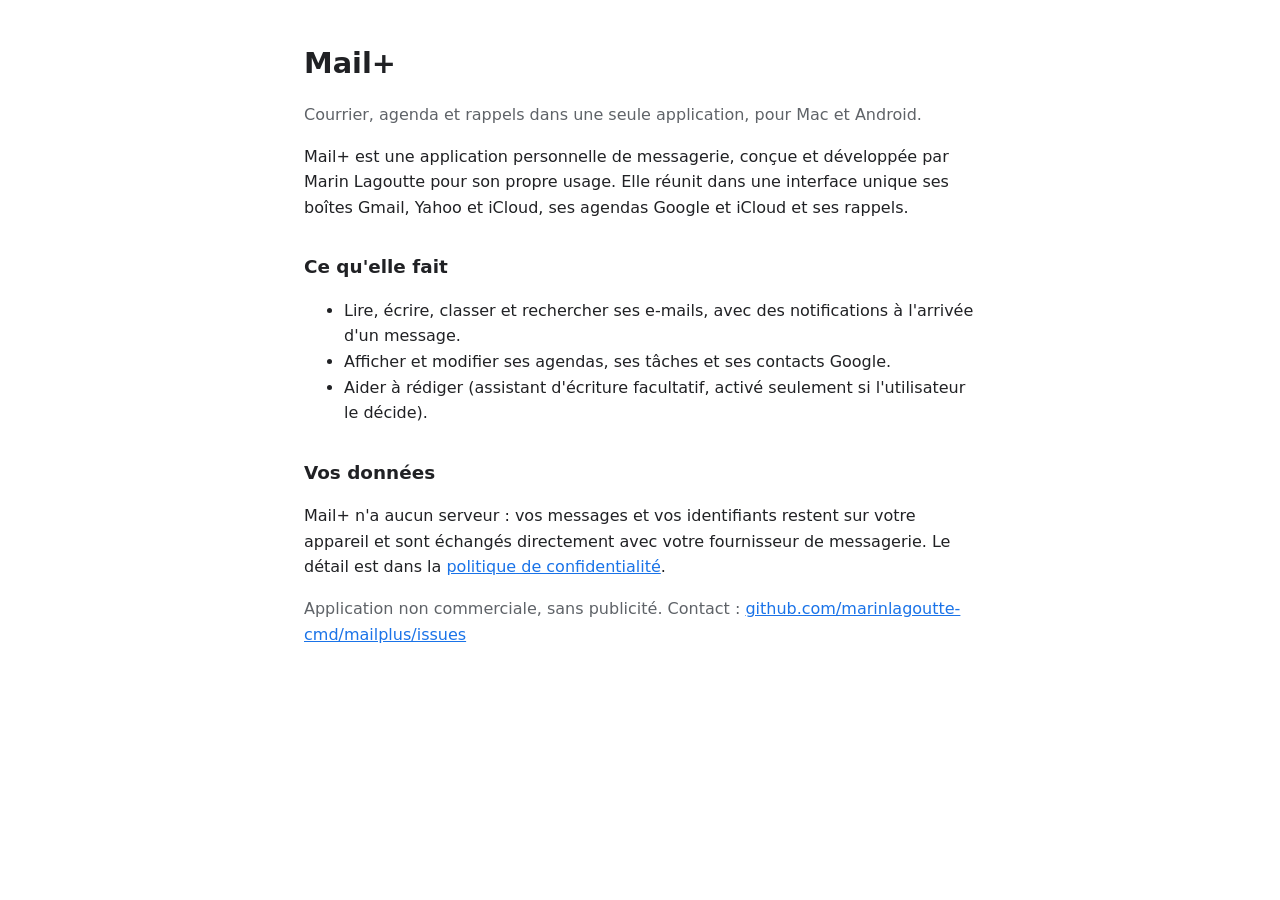
<file: index.html>
<!doctype html>
<html lang="fr">
<head>
<meta charset="utf-8">
<meta name="viewport" content="width=device-width,initial-scale=1">
<title>Mail+</title>
<meta name="description" content="Mail+ : application personnelle de courrier, d'agenda et de rappels pour Mac et Android (Gmail, Yahoo, iCloud).">
<link rel="stylesheet" href="style.css">
</head>
<body>
<main>
<h1>Mail+</h1>
<p class="mut">Courrier, agenda et rappels dans une seule application, pour Mac et Android.</p>
<p>Mail+ est une application personnelle de messagerie, conçue et développée par Marin Lagoutte pour son propre usage. Elle réunit dans une interface unique ses boîtes Gmail, Yahoo et iCloud, ses agendas Google et iCloud et ses rappels.</p>
<h2>Ce qu'elle fait</h2>
<ul>
<li>Lire, écrire, classer et rechercher ses e-mails, avec des notifications à l'arrivée d'un message.</li>
<li>Afficher et modifier ses agendas, ses tâches et ses contacts Google.</li>
<li>Aider à rédiger (assistant d'écriture facultatif, activé seulement si l'utilisateur le décide).</li>
</ul>
<h2>Vos données</h2>
<p>Mail+ n'a aucun serveur : vos messages et vos identifiants restent sur votre appareil et sont échangés directement avec votre fournisseur de messagerie. Le détail est dans la <a href="privacy.html">politique de confidentialité</a>.</p>
<p class="mut">Application non commerciale, sans publicité. Contact : <a href="https://github.com/marinlagoutte-cmd/mailplus/issues">github.com/marinlagoutte-cmd/mailplus/issues</a></p>
</main>
</body>
</html>
</file>
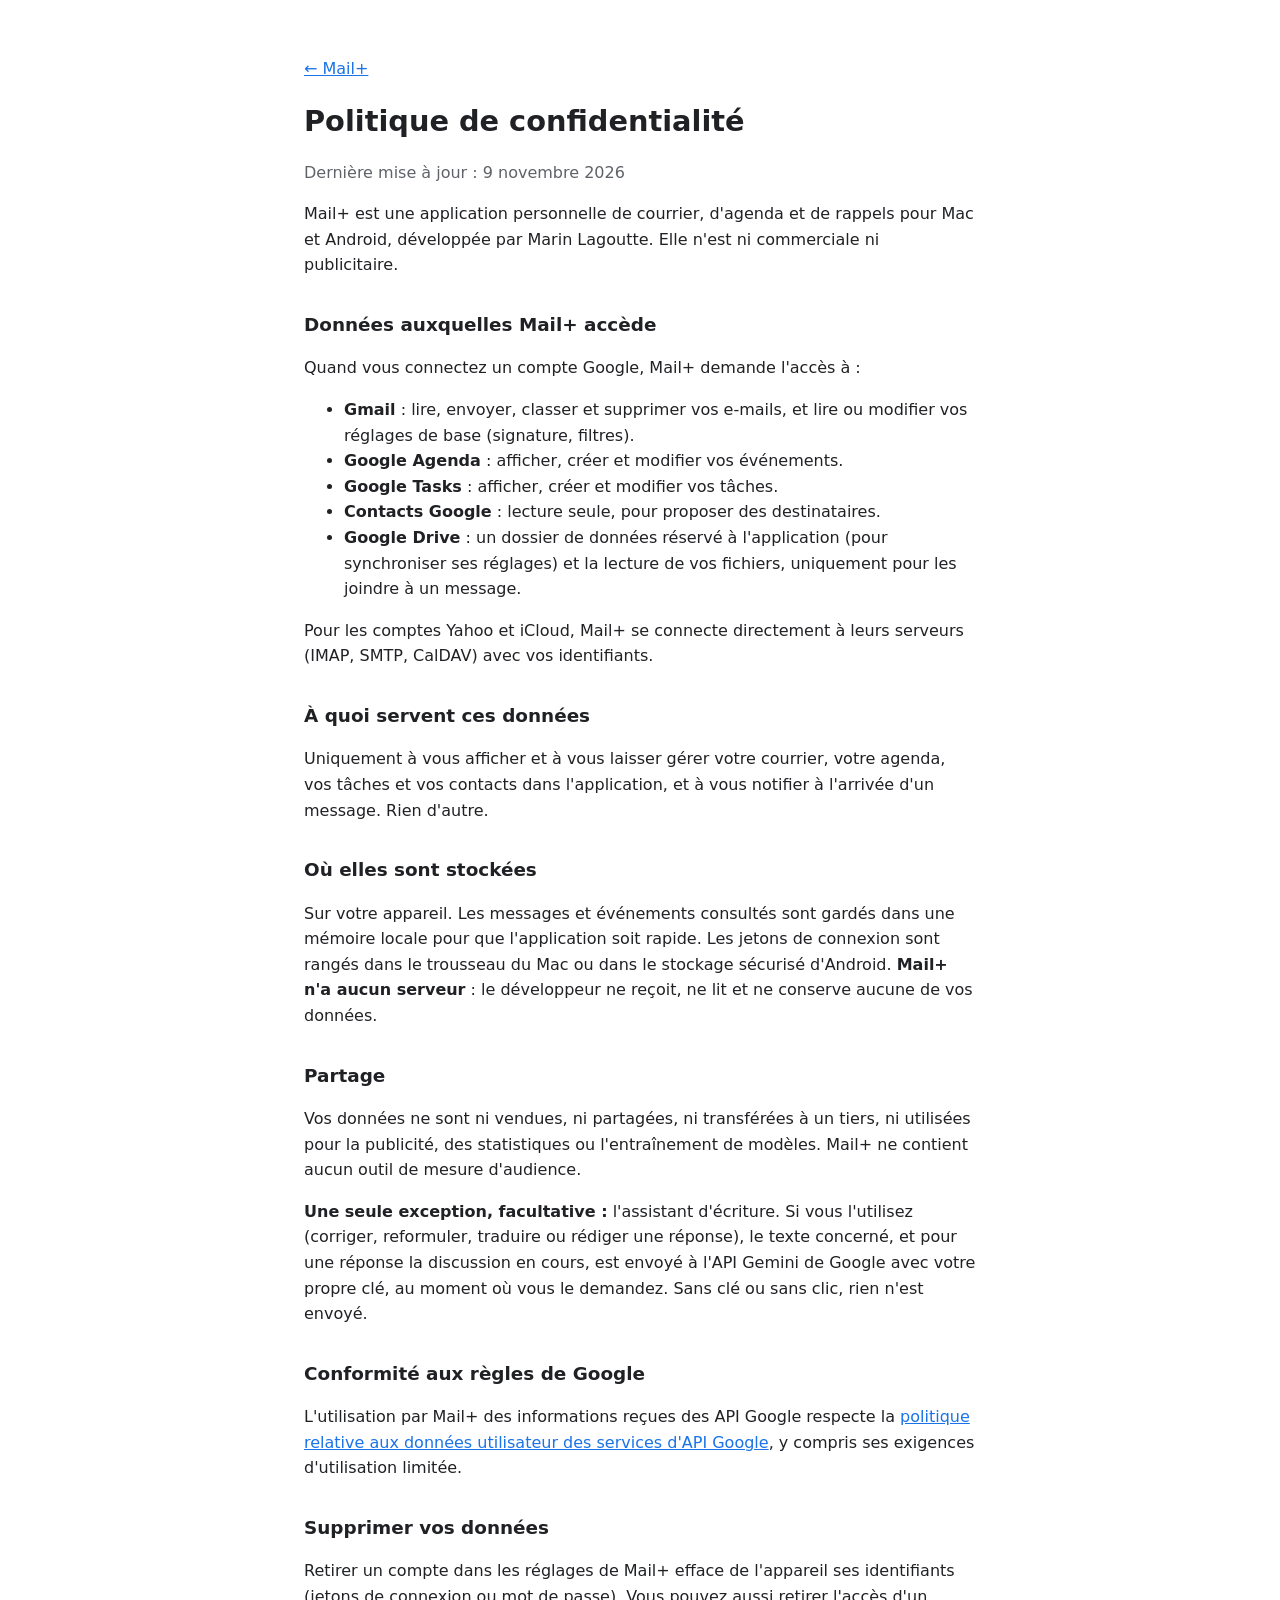
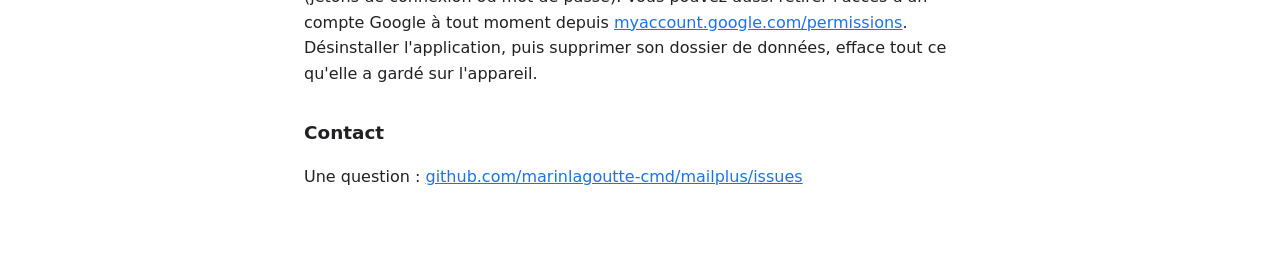
<file: privacy.html>
<!doctype html>
<html lang="fr">
<head>
<meta charset="utf-8">
<meta name="viewport" content="width=device-width,initial-scale=1">
<title>Mail+ — Politique de confidentialité</title>
<link rel="stylesheet" href="style.css">
</head>
<body>
<main>
<p><a href="index.html">← Mail+</a></p>
<h1>Politique de confidentialité</h1>
<p class="mut">Dernière mise à jour : 9 novembre 2026</p>
<p>Mail+ est une application personnelle de courrier, d'agenda et de rappels pour Mac et Android, développée par Marin Lagoutte. Elle n'est ni commerciale ni publicitaire.</p>

<h2>Données auxquelles Mail+ accède</h2>
<p>Quand vous connectez un compte Google, Mail+ demande l'accès à :</p>
<ul>
<li><strong>Gmail</strong> : lire, envoyer, classer et supprimer vos e-mails, et lire ou modifier vos réglages de base (signature, filtres).</li>
<li><strong>Google Agenda</strong> : afficher, créer et modifier vos événements.</li>
<li><strong>Google Tasks</strong> : afficher, créer et modifier vos tâches.</li>
<li><strong>Contacts Google</strong> : lecture seule, pour proposer des destinataires.</li>
<li><strong>Google Drive</strong> : un dossier de données réservé à l'application (pour synchroniser ses réglages) et la lecture de vos fichiers, uniquement pour les joindre à un message.</li>
</ul>
<p>Pour les comptes Yahoo et iCloud, Mail+ se connecte directement à leurs serveurs (IMAP, SMTP, CalDAV) avec vos identifiants.</p>

<h2>À quoi servent ces données</h2>
<p>Uniquement à vous afficher et à vous laisser gérer votre courrier, votre agenda, vos tâches et vos contacts dans l'application, et à vous notifier à l'arrivée d'un message. Rien d'autre.</p>

<h2>Où elles sont stockées</h2>
<p>Sur votre appareil. Les messages et événements consultés sont gardés dans une mémoire locale pour que l'application soit rapide. Les jetons de connexion sont rangés dans le trousseau du Mac ou dans le stockage sécurisé d'Android. <strong>Mail+ n'a aucun serveur</strong> : le développeur ne reçoit, ne lit et ne conserve aucune de vos données.</p>

<h2>Partage</h2>
<p>Vos données ne sont ni vendues, ni partagées, ni transférées à un tiers, ni utilisées pour la publicité, des statistiques ou l'entraînement de modèles. Mail+ ne contient aucun outil de mesure d'audience.</p>
<p><strong>Une seule exception, facultative :</strong> l'assistant d'écriture. Si vous l'utilisez (corriger, reformuler, traduire ou rédiger une réponse), le texte concerné, et pour une réponse la discussion en cours, est envoyé à l'API Gemini de Google avec votre propre clé, au moment où vous le demandez. Sans clé ou sans clic, rien n'est envoyé.</p>

<h2>Conformité aux règles de Google</h2>
<p>L'utilisation par Mail+ des informations reçues des API Google respecte la <a href="https://developers.google.com/terms/api-services-user-data-policy">politique relative aux données utilisateur des services d'API Google</a>, y compris ses exigences d'utilisation limitée.</p>

<h2>Supprimer vos données</h2>
<p>Retirer un compte dans les réglages de Mail+ efface de l'appareil ses identifiants (jetons de connexion ou mot de passe). Vous pouvez aussi retirer l'accès d'un compte Google à tout moment depuis <a href="https://myaccount.google.com/permissions">myaccount.google.com/permissions</a>. Désinstaller l'application, puis supprimer son dossier de données, efface tout ce qu'elle a gardé sur l'appareil.</p>

<h2>Contact</h2>
<p>Une question : <a href="https://github.com/marinlagoutte-cmd/mailplus/issues">github.com/marinlagoutte-cmd/mailplus/issues</a></p>
</main>
</body>
</html>
</file>
<file: style.css>
:root{color-scheme:light dark;--bg:#fff;--fg:#202124;--mut:#5f6368;--acc:#1a73e8}
@media (prefers-color-scheme:dark){:root{--bg:#202124;--fg:#e8eaed;--mut:#9aa0a6;--acc:#8ab4f8}}
body{margin:0;background:var(--bg);color:var(--fg);font:16px/1.6 system-ui,-apple-system,"Segoe UI",Roboto,sans-serif}
main{max-width:42rem;margin:0 auto;padding:2.5rem 1rem 4rem}
h1{font-size:1.8rem;margin:0 0 .5rem}h2{font-size:1.15rem;margin:2rem 0 .4rem}
p,li{color:var(--fg)}.mut{color:var(--mut)}a{color:var(--acc)}
</file>
